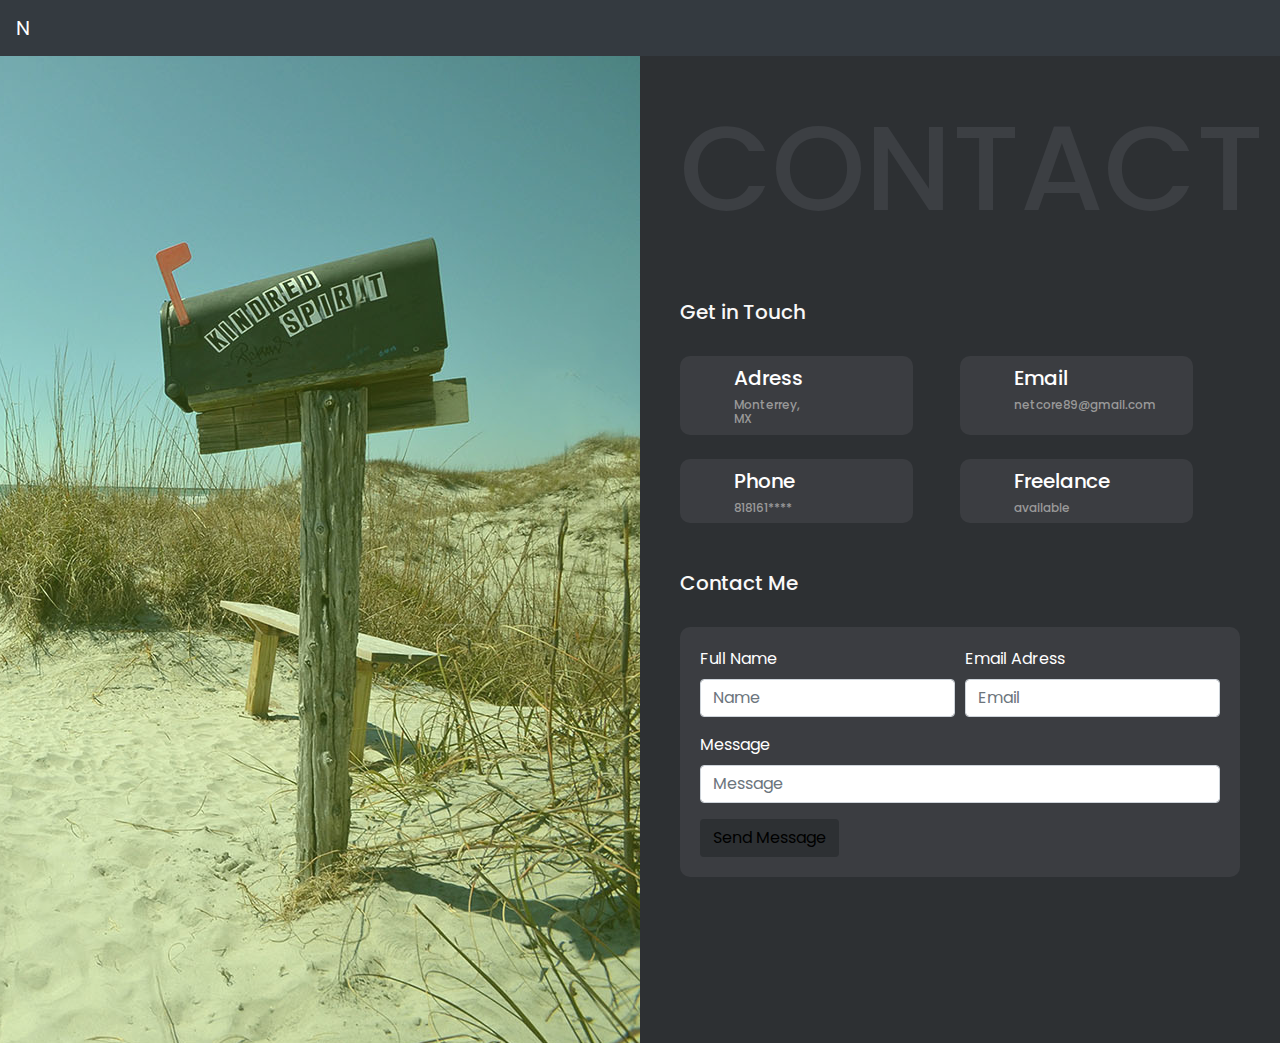
<file: contact.html>
<html lang="en">

<head>
    <meta charset="UTF-8">
    <meta name="viewport" content="width=device-width, initial-scale=1.0">
    <meta http-equiv="X-UA-Compatible" content="ie=edge">
    <link rel="stylesheet" href="https://use.fontawesome.com/releases/v5.5.0/css/all.css" integrity="sha384-B4dIYHKNBt8Bc12p+WXckhzcICo0wtJAoU8YZTY5qE0Id1GSseTk6S+L3BlXeVIU"
        crossorigin="anonymous">
    <link rel="stylesheet" href="https://maxcdn.bootstrapcdn.com/bootstrap/4.0.0/css/bootstrap.min.css" integrity="sha384-Gn5384xqQ1aoWXA+058RXPxPg6fy4IWvTNh0E263XmFcJlSAwiGgFAW/dAiS6JXm"
        crossorigin="anonymous">
    <script src="https://maxcdn.bootstrapcdn.com/bootstrap/4.0.0/js/bootstrap.min.js" integrity="sha384-JZR6Spejh4U02d8jOt6vLEHfe/JQGiRRSQQxSfFWpi1MquVdAyjUar5+76PVCmYl"
        crossorigin="anonymous"></script>
    <link rel="stylesheet" type="text/css" href="assets/css/else.css">
    <link href="https://fonts.googleapis.com/css?family=Poppins:700" rel="stylesheet">
    <title>Ernesto Garcia</title>
</head>

<body>

    <nav class="navbar navbar-expand-lg navbar navbar-dark bg-dark ">
        <a class="navbar-brand" href="about.html">N</a>

        <button class="navbar-toggler" type="button" data-toggle="collapse" data-target="#navbarNav" aria-controls="navbarNav"
            aria-expanded="false" aria-label="Toggle navigation">
            <span class="navbar-toggler-icon"></span>
        </button>

        <div class="collapse navbar-collapse justify-content-end" id="navbarNav">

            <ul class="navbar-nav">

                <li class="nav-item">
                    <a class="nav-link" href="Index.html"><i class="fas fa-home"></i><span class="sr-only">(current)</span></a>
                </li>
                <li class="nav-item">
                    <a class="nav-link" href="about.html"><i class="fas fa-user"></i></a>
                </li>
                <li class="nav-item">
                    <a class="nav-link " href="portfolio.html"><i class="fas fa-eye"></i></a>
                </li>
                <li class="nav-item">
                    <a class="nav-link" href="contact.html"><i class="fas fa-envelope"></i></a>
                </li>
                <li class="nav-item">
                    <a class="nav-link " target=_blank href="https://github.com/ErnestGR"><i class="fab fa-github"></i></a>
                </li>
                <li class="nav-item">
                    <a class="nav-link" target=_blank href="https://www.linkedin.com/in/ernesto-garc%C3%ADa-rosales-a45612170/"><i
                            class="fab fa-linkedin"></i></a>
                </li>
            </ul>
        </div>
    </nav>


    <div class="row m-0">

        <div class="col-6 p-0 right">
                <div id="image">
                        <img src="assets/css/images/mailbox.jpg" />
                      </div>
        </div>

        <div class="col-6 p-0 left">
            <div class="main-container">
                <h1>CONTACT</h1>

                <h4>Get in Touch</h4>

                <br>
                <div class="container">
                    <div class="row">
                        <div class="col-sm-5 mr-auto box">
                            <div class="row">
                                <div class="col-2">
                                    <i class="fas fa-map-marker-alt fa-2x"></i>
                                </div>
                                <div class="col-6">
                                    <h5>Adress</h5>
                                    <h6>Monterrey, MX</h6>
                                </div>
                            </div>
                        </div>

                        <div class="col-sm-5 mr-auto box">
                            <div class="row">
                                <div class="col-2">
                                        <i class="fas fa-at fa-2x"></i>
                                </div>
                                <div class="col-6">
                                    <h5>Email</h5>
                                    <h6>netcore89@gmail.com</h6>
                                </div>
                            </div>
                        </div>
                    </div>
                </div>
                <br>
                <div class="container">
                    <div class="row">
                        <div class="col-sm-5 mr-auto box">
                            <div class="row">
                                <div class="col-2">
                                    <i class="fas fa-mobile fa-2x"></i>
                                </div>
                                <div class="col-6">
                                    <h5>Phone</h5>
                                    <h6>818161****</h6>
                                </div>
                            </div>
                        </div>

                        <div class="col-sm-5 mr-auto box">
                            <div class="row">
                                <div class="col-2">
                                    <i class="fas fa-check-square fa-2x"></i>
                                </div>
                                <div class="col-6">
                                    <h5>Freelance</h5>
                                    <h6>available</h6>
                                </div>
                            </div>
                        </div>
                    </div>
                </div>

                <br><br>
                <h4>Contact Me</h4>
                <br>
                <form>
                    <div class="form-row">
                        <div class="form-group col-md-6">
                            <label for="inputEmail4">Full Name</label>
                            <input type="email" class="form-control" id="inputEmail4" placeholder="Name">
                        </div>
                        <div class="form-group col-md-6">
                            <label for="inputPassword4">Email Adress</label>
                            <input type="password" class="form-control" id="inputPassword4" placeholder="Email">
                        </div>
                    </div>
                    <div class="form-group">
                        <label for="inputAddress">Message</label>
                        <input type="text" class="form-control" id="inputAddress" placeholder="Message">
                    </div>
                    <button type="submit" class="btn">Send Message <i class="fas fa-arrow-right"></i></button>
                </form>
            </div>
        </div>

    </div>


</body>

</html>
</file>
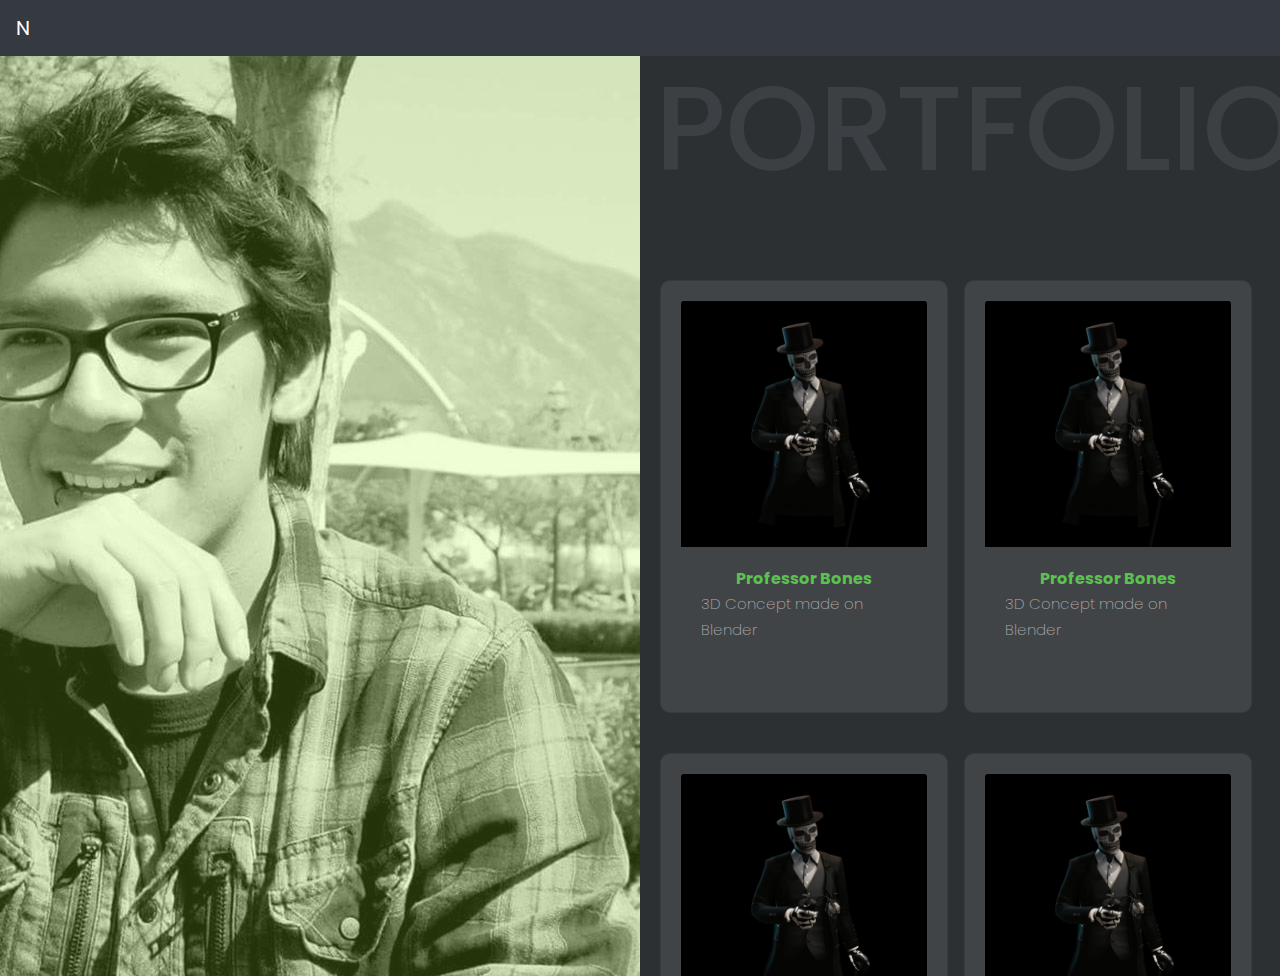
<file: portfolio.html>
<html lang="en">

<head>
    <meta charset="UTF-8">
    <meta name="viewport" content="width=device-width, initial-scale=1.0">
    <meta http-equiv="X-UA-Compatible" content="ie=edge">
    <link rel="stylesheet" href="https://use.fontawesome.com/releases/v5.5.0/css/all.css"
        integrity="sha384-B4dIYHKNBt8Bc12p+WXckhzcICo0wtJAoU8YZTY5qE0Id1GSseTk6S+L3BlXeVIU" crossorigin="anonymous">
    <link rel="stylesheet" href="https://maxcdn.bootstrapcdn.com/bootstrap/4.0.0/css/bootstrap.min.css"
        integrity="sha384-Gn5384xqQ1aoWXA+058RXPxPg6fy4IWvTNh0E263XmFcJlSAwiGgFAW/dAiS6JXm" crossorigin="anonymous">
    <script src="https://maxcdn.bootstrapcdn.com/bootstrap/4.0.0/js/bootstrap.min.js"
        integrity="sha384-JZR6Spejh4U02d8jOt6vLEHfe/JQGiRRSQQxSfFWpi1MquVdAyjUar5+76PVCmYl"
        crossorigin="anonymous"></script>
    <link rel="stylesheet" type="text/css" href="assets/css/else.css">
    <link href="https://fonts.googleapis.com/css?family=Poppins:700" rel="stylesheet">
    <title>Ernesto Garcia</title>
</head>

<body>

    <nav class="navbar navbar-expand-lg navbar navbar-dark bg-dark ">
        <a class="navbar-brand" href="about.html">N</a>

        <button class="navbar-toggler" type="button" data-toggle="collapse" data-target="#navbarNav"
            aria-controls="navbarNav" aria-expanded="false" aria-label="Toggle navigation">
            <span class="navbar-toggler-icon"></span>
        </button>

        <div class="collapse navbar-collapse justify-content-end" id="navbarNav">

            <ul class="navbar-nav">

                <li class="nav-item">
                    <a class="nav-link" href="Index.html"><i class="fas fa-home"></i><span
                            class="sr-only">(current)</span></a>
                </li>
                <li class="nav-item">
                    <a class="nav-link" href="about.html"><i class="fas fa-user"></i></a>
                </li>
                <li class="nav-item">
                    <a class="nav-link " href="portfolio.html"><i class="fas fa-eye"></i></a>
                </li>
                <li class="nav-item">
                    <a class="nav-link" href="contact.html"><i class="fas fa-envelope"></i></a>
                </li>
                <li class="nav-item">
                    <a class="nav-link " target=_blank href="https://github.com/ErnestGR"><i
                            class="fab fa-github"></i></a>
                </li>
                <li class="nav-item">
                    <a class="nav-link" target=_blank
                        href="https://www.linkedin.com/in/ernesto-garc%C3%ADa-rosales-a45612170/"><i
                            class="fab fa-linkedin"></i></a>
                </li>
            </ul>
        </div>
    </nav>

    <div class="row m-0">

        <div class="col-6 p-0 right">
            <div id="image">
                <img src="assets/css/images/yo.jpg" />
            </div>
        </div>

        <div class="col-6 p-0 left" style="height: 920px; overflow-y: scroll;">
            <div class="container">
                <h1>PORTFOLIO</h1>

                <div class="row">
                    <div class="col-xs-6 col-centered">
                        <div class="card" style="width: 18rem;">
                            <a href="assets/css/images/04.jpg">
                                <img class="card-img-top" src="assets/css/images/04.jpg" alt="Card image cap">
                            </a>
                            <div class="card-body">
                                <span class="card-text"><strong>Professor Bones</strong> <br>
                                    <p>3D Concept made on Blender</p>
                                </span>
                            </div>
                        </div>
                    </div>
                    <div class="col-xs-6 col-centered">
                        <div class="card" style="width: 18rem;">
                            <a href="assets/css/images/04.jpg">
                                <img class="card-img-top" src="assets/css/images/04.jpg" alt="Card image cap">
                            </a>
                            <div class="card-body">
                                <span class="card-text"><strong>Professor Bones</strong> <br>
                                    <p>3D Concept made on Blender</p>
                                </span>
                            </div>
                        </div>
                    </div>
                    <div class="col-xs-6 col-centered">
                        <div class="card" style="width: 18rem;">
                            <a href="assets/css/images/04.jpg">
                                <img class="card-img-top" src="assets/css/images/04.jpg" alt="Card image cap">
                            </a>
                            <div class="card-body">
                                <span class="card-text"><strong>Professor Bones</strong> <br>
                                    <p>3D Concept made on Blender</p>
                                </span>
                            </div>
                        </div>
                    </div>
                    <div class="col-xs-6 col-centered">
                        <div class="card" style="width: 18rem;">
                            <a href="assets/css/images/04.jpg">
                                <img class="card-img-top" src="assets/css/images/04.jpg" alt="Card image cap">
                            </a>
                            <div class="card-body">
                                <span class="card-text"><strong>Professor Bones</strong> <br>
                                    <p>3D Concept made on Blender</p>
                                </span>
                            </div>
                        </div>
                    </div>
                    <div class="col-xs-6 col-centered">
                        <div class="card" style="width: 18rem;">
                            <a href="assets/css/images/04.jpg">
                                <img class="card-img-top" src="assets/css/images/04.jpg" alt="Card image cap">
                            </a>
                            <div class="card-body">
                                <span class="card-text"><strong>Professor Bones</strong> <br>
                                    <p>3D Concept made on Blender</p>
                                </span>
                            </div>
                        </div>
                    </div>
                    <div class="col-xs-6 col-centered">
                        <div class="card" style="width: 18rem;">
                            <a href="assets/css/images/04.jpg">
                                <img class="card-img-top" src="assets/css/images/04.jpg" alt="Card image cap">
                            </a>
                            <div class="card-body">
                                <span class="card-text"><strong>Professor Bones</strong> <br>
                                    <p>3D Concept made on Blender</p>
                                </span>
                            </div>
                        </div>
                    </div>
                </div>
            </div>
        </div>
    </div>

</body>

</html>
</file>
<file: assets/css/else.css>
body{
    font-family: 'Poppins', sans-serif;
}
    h1{
        color: #3C3F43;
        text-align: center;
        font-size: 120px;
        z-index: -1; 
        margin-bottom: 60px;
    }
    .box{
        background-color: #3B3D41; 
        padding-top:10px;
        border-radius: 10px;
    }
    .left{
        background-color: #2D3033;
    }
    .right{
        background-color: greenyellow;
        position: relative;
    }
    .fa-at, .fa-mobile, .fa-map-marker-alt, .fa-check-square{
        color: greenyellow;   
    }
    .fa-user:hover, .fa-envelope:hover, .fa-home:hover, .fa-eye:hover, .fa-github:hover, .fa-linkedin:hover{
        color: greenyellow;
    }
    h4{
        color: #f9f8f8;
        font-size: 20px;  
    }
    h5{
        font-size: 20px;
        color: white;
    }
    h6{
        font-size: 12px;
        color: #999999;
    }
    label{
        color:white;
    }
    .main-container{
        padding: 40px;
        padding-bottom: 150px;
    }
    form{
        padding: 20px;
        border-radius: 10px;
        background-color: #3B3D41;
    }
    .btn{
        background-color: #2D3033
    }
    .right{
        overflow: hidden;
    }
    #image{
        position: absolute;
        display: block;
        right:0;
        opacity: 0.8;
        filter:alpha(opacity=80);
    }
    .content.inner-top{
        text-align: center;
    }
.text{
    font-size: 30px;
}
.izq{
background-color: #424649;
padding: 10px;
border-radius: 10px;
}
.der{
    background-color: #424649;
    padding: 10px;
    border-radius: 10px;
}
p{
    text-align: left;
    color: #a9a9a9;
    font-family: 'Poppins';
    margin: 0 0 30px 0;
    font-size: 15px;
    font-weight: 200;
    line-height: 1.7;
    padding: 0;
}
strong{
    color: #5ac24e;
}
h3{
    text-align: center;
    color: #a9a9a9;
    font-family: 'Poppins';
    margin: 0 0 30px 0;
    font-size: 22px;
    font-weight: 200;
    line-height: 1.7;
    padding: 0;
}
.title {
    margin: 0;
    padding: 0 0 32px 0;
    position: relative;
    font-size: 20px;
    line-height: 28px;
    color: #ffffff;
    font-weight: 700;
}
.name {
    margin: 0 0 5px 0;
    font-size: 16px;
    color: #ffffff;
    font-weight: 700;
}
.date {
    margin: 0 0 15px 0;
    padding: 0;
    position: relative;
    display: inline-block;
    font-size: 12px;
    line-height: 12px;
    color: #777777;
    font-weight: 400;
}
.card-box {
    position: relative;
    padding: 30px;
    background: rgba(255, 255, 255, 0.05);
    display: block;
    border-radius: 18px;
}
.card {
    position: relative;
    padding: 20px;
    background: rgba(255, 255, 255, 0.05);
    display: block;
    border-radius: 10px;
}
hr {
    height: 1px;
    color: #a9a9a9;
    background-color: #a9a9a9;
    border: none;
}
.scroll{
    overflow-y: scroll;
    height:150px;
}
.progress{
    margin: 20px;
}
.desc {
    padding: 15px;
    position: relative;
}
.image {
    position: relative;
    overflow: hidden;
    display: block;
}
.image{
    text-align: center;
}
.row-centered {
    text-align:center;
}
.col-centered {
    display:inline-block;
    float:none;
    margin: 20px;
    /* reset the text-align */
    text-align:left;
    align-items: center;
    /* inline-block space fix */
    margin-right:-4px;
    text-align: center;
    background-color:  rgba(255, 255, 255, 0.05);
    border-radius: 10px;
}
</file>
